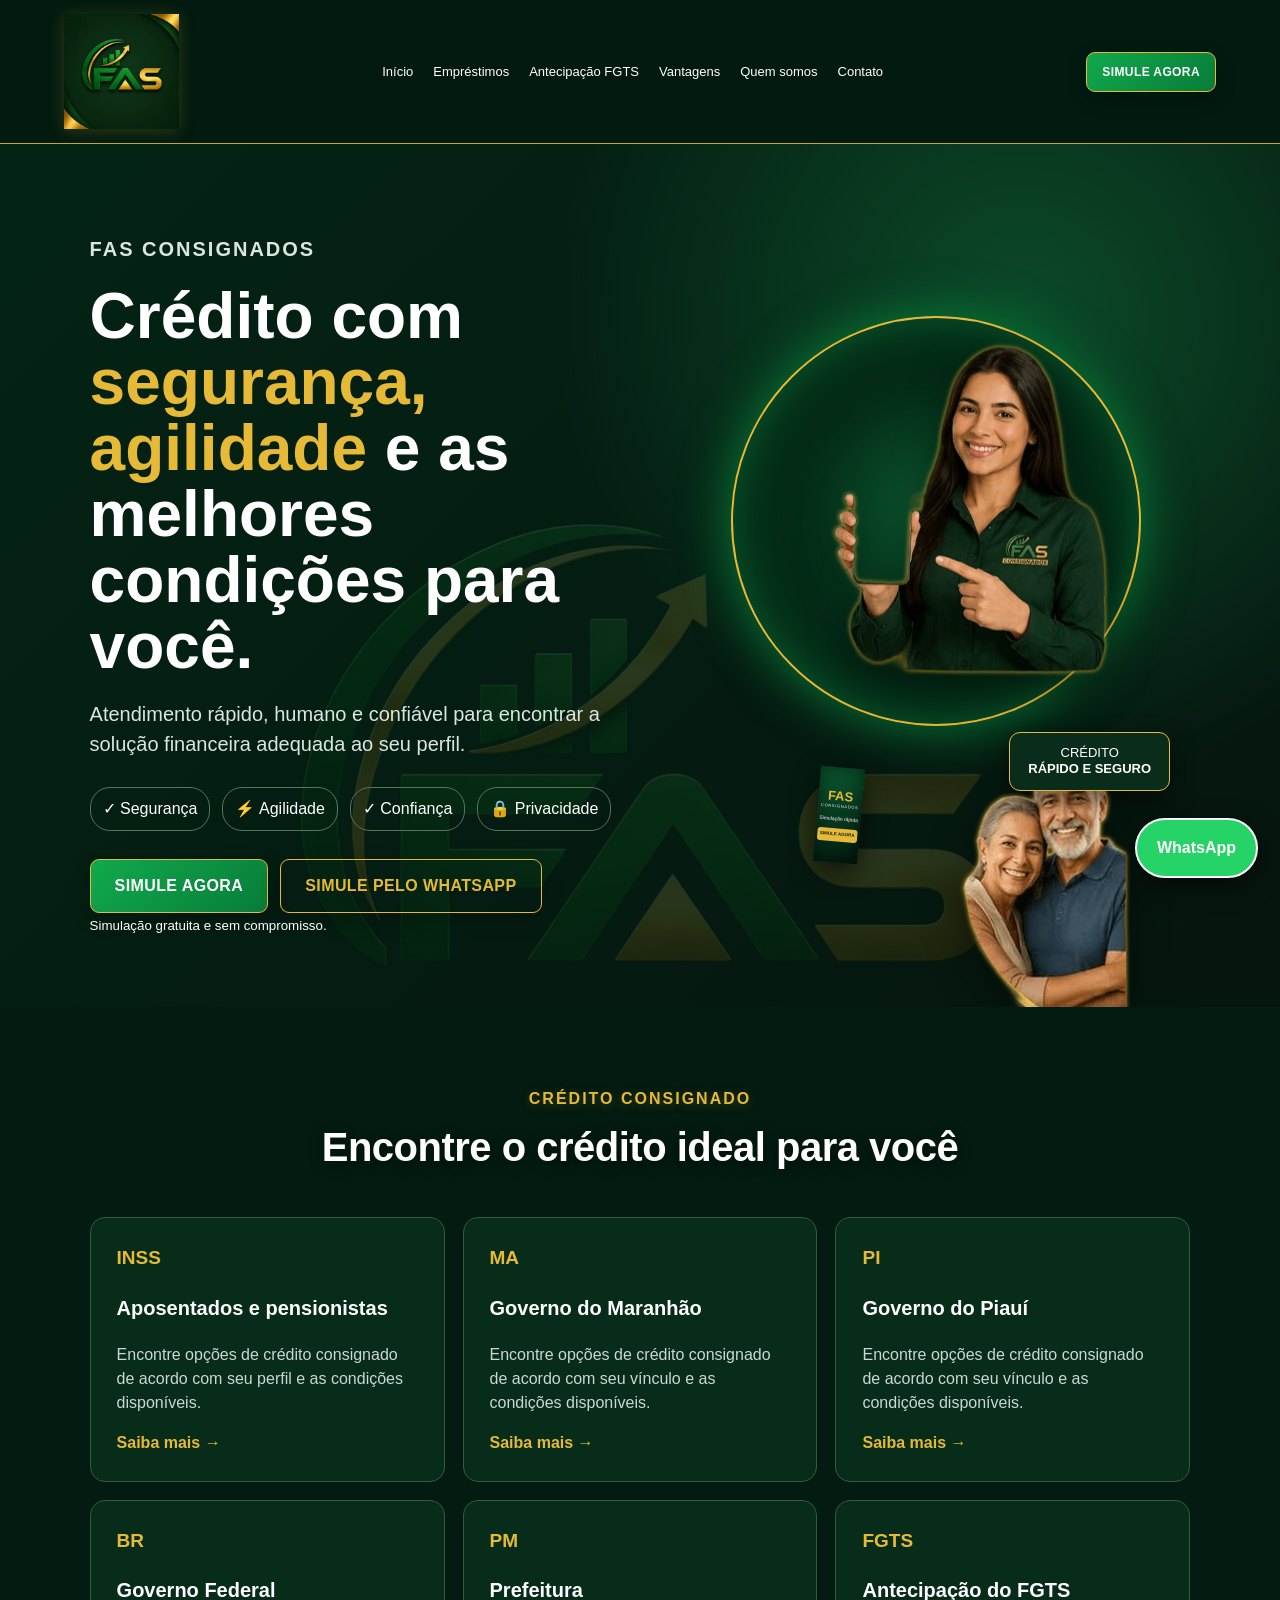
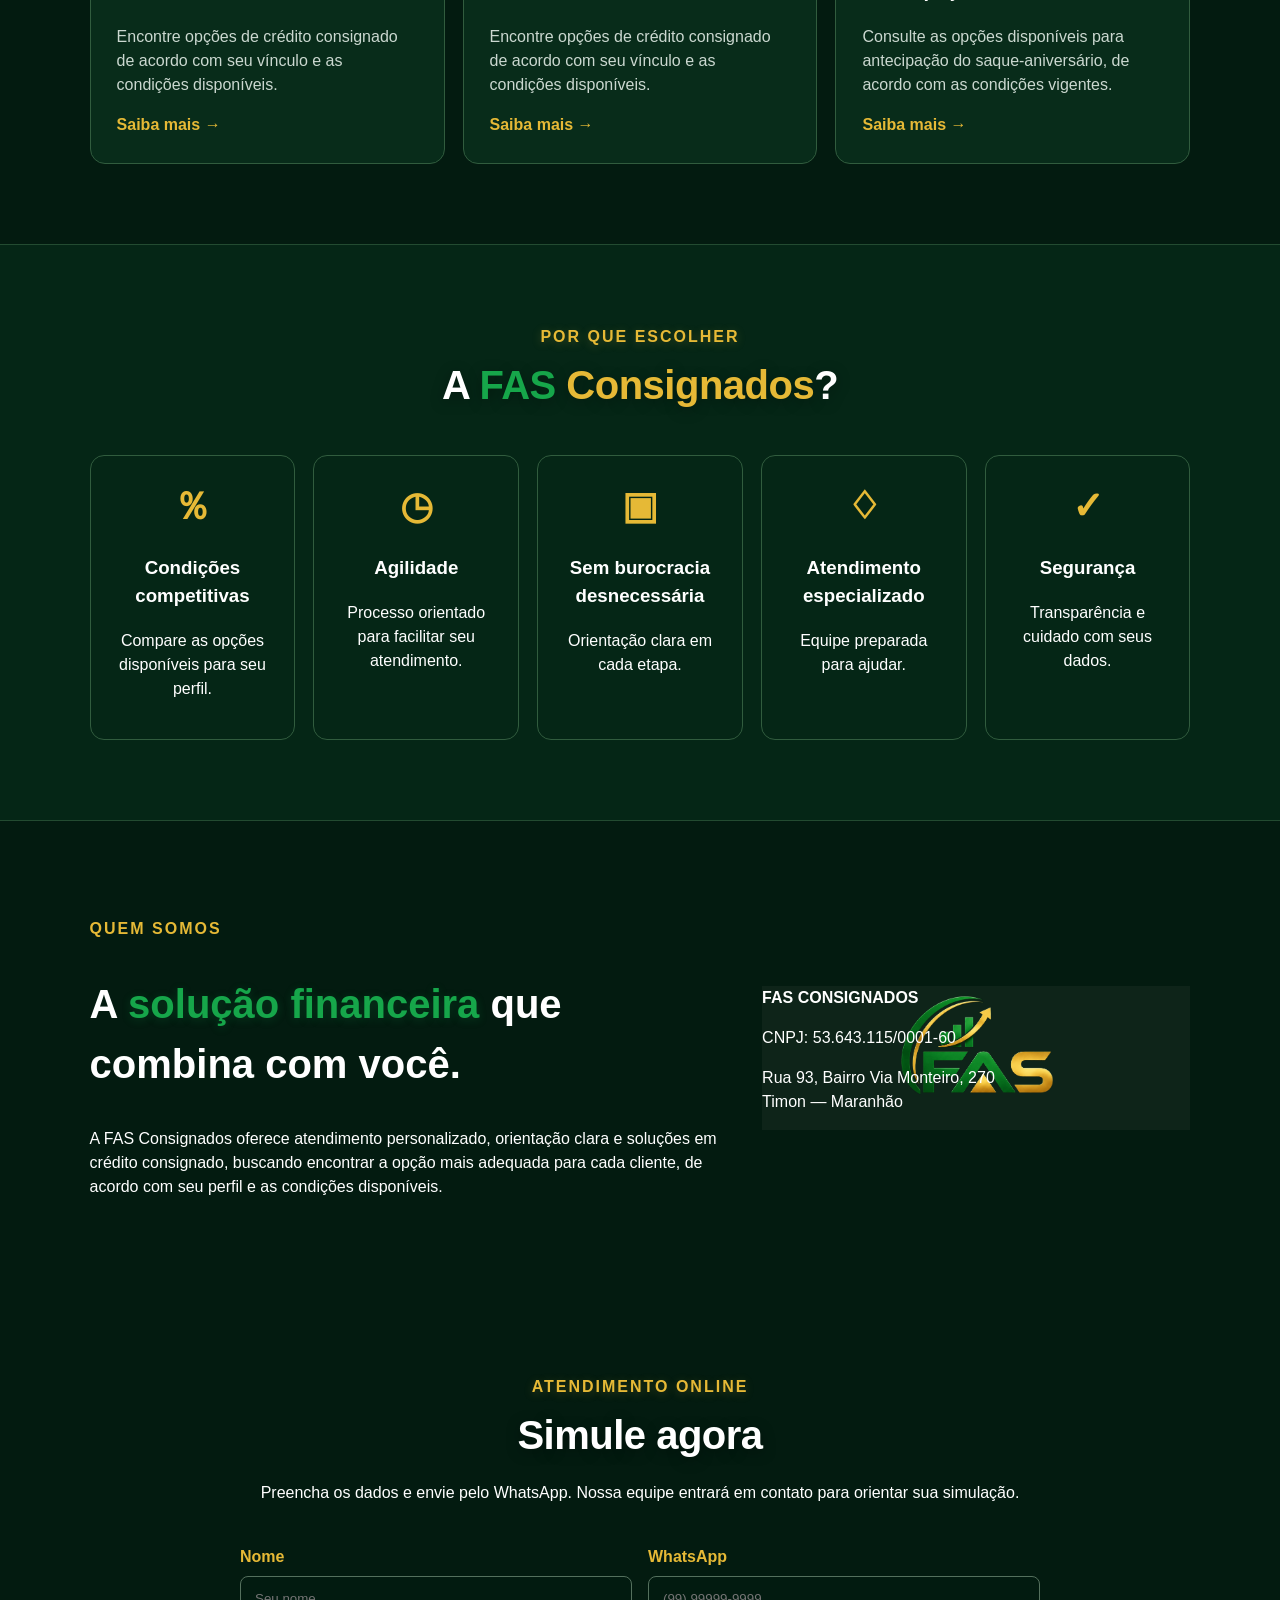
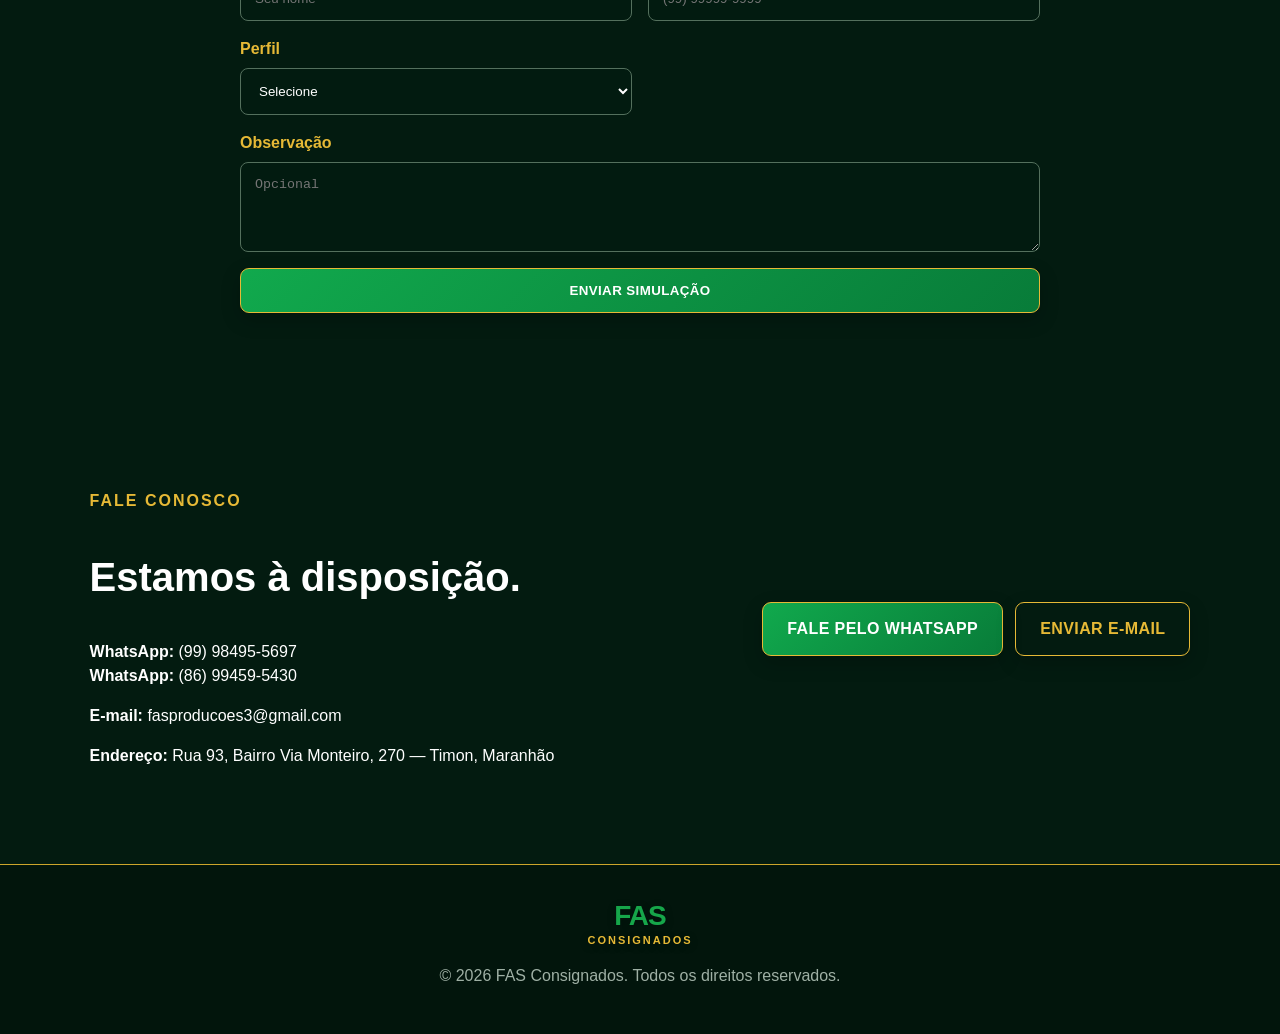
<file: index.html>
<!doctype html><html lang="pt-BR"><head><meta charset="utf-8"><meta name="viewport" content="width=device-width,initial-scale=1"><meta name="description" content="FAS Consignados — crédito com segurança, agilidade e atendimento especializado."><title>FAS Consignados | Simule agora</title><link rel="stylesheet" href="style.css"></head><body>
<header class="topbar"><a class="brand" href="#inicio"><img src="assets/LOGO%20FAS.jpeg" alt="FAS Consignados"></a><nav><a href="#inicio">Início</a><a href="#emprestimos">Empréstimos</a><a href="#fgts">Antecipação FGTS</a><a href="#vantagens">Vantagens</a><a href="#quem-somos">Quem somos</a><a href="#contato">Contato</a></nav><a class="btn btn-small" href="#simulacao">SIMULE AGORA</a></header>
<main><section id="inicio" class="hero"><div class="hero-copy"><p class="eyebrow">FAS CONSIGNADOS</p><h1>Crédito com <strong>segurança, agilidade</strong> e as melhores condições para você.</h1><p>Atendimento rápido, humano e confiável para encontrar a solução financeira adequada ao seu perfil.</p><div class="badges"><span>✓ Segurança</span><span>⚡ Agilidade</span><span>✓ Confiança</span><span>🔒 Privacidade</span></div><div class="actions"><a class="btn" href="#simulacao">SIMULE AGORA</a><a class="btn btn-outline" target="_blank" rel="noopener" href="https://wa.me/5599984955697?text=Ol%C3%A1%2C%20quero%20fazer%20uma%20simula%C3%A7%C3%A3o%20com%20a%20FAS%20Consignados.">SIMULE PELO WHATSAPP</a></div><small>Simulação gratuita e sem compromisso.</small></div><div class="hero-art"><img class="hero-jovem" src="assets/Jovem%20sem%20fundo.png" alt="Atendente FAS Consignados"><div class="tela-celular" id="telaCelular"><strong>FAS</strong><small>CONSIGNADOS</small><span>Simulação rápida</span><b>SIMULE AGORA</b></div><div class="orb"></div><img class="hero-casal" src="assets/Casal%20sem%20fundo.png" alt="Casal feliz representando segurança e realização"><div class="card-float">CRÉDITO<br><b>RÁPIDO E SEGURO</b></div></div></section>
<section id="emprestimos" class="section"><div class="section-title"><span>CRÉDITO CONSIGNADO</span><h2>Encontre o crédito ideal para você</h2></div><div class="grid cards"><article><div class="icon">INSS</div><h3>Aposentados e pensionistas</h3><p>Encontre opções de crédito consignado de acordo com seu perfil e as condições disponíveis.</p><a href="#simulacao">Saiba mais →</a></article><article><div class="icon">MA</div><h3>Governo do Maranhão</h3><p>Encontre opções de crédito consignado de acordo com seu vínculo e as condições disponíveis.</p><a href="#simulacao">Saiba mais →</a></article><article><div class="icon">PI</div><h3>Governo do Piauí</h3><p>Encontre opções de crédito consignado de acordo com seu vínculo e as condições disponíveis.</p><a href="#simulacao">Saiba mais →</a></article><article><div class="icon">BR</div><h3>Governo Federal</h3><p>Encontre opções de crédito consignado de acordo com seu vínculo e as condições disponíveis.</p><a href="#simulacao">Saiba mais →</a></article><article><div class="icon">PM</div><h3>Prefeitura</h3><p>Encontre opções de crédito consignado de acordo com seu vínculo e as condições disponíveis.</p><a href="#simulacao">Saiba mais →</a></article><article id="fgts"><div class="icon">FGTS</div><h3>Antecipação do FGTS</h3><p>Consulte as opções disponíveis para antecipação do saque-aniversário, de acordo com as condições vigentes.</p><a href="#simulacao">Saiba mais →</a></article></div></section>
<section id="vantagens" class="section dark-panel"><div class="section-title"><span>POR QUE ESCOLHER</span><h2>A <strong>FAS</strong> <em>Consignados</em>?</h2></div><div class="grid advantages"><div><b>％</b><h3>Condições competitivas</h3><p>Compare as opções disponíveis para seu perfil.</p></div><div><b>◷</b><h3>Agilidade</h3><p>Processo orientado para facilitar seu atendimento.</p></div><div><b>▣</b><h3>Sem burocracia desnecessária</h3><p>Orientação clara em cada etapa.</p></div><div><b>♢</b><h3>Atendimento especializado</h3><p>Equipe preparada para ajudar.</p></div><div><b>✓</b><h3>Segurança</h3><p>Transparência e cuidado com seus dados.</p></div></div></section>
<section id="quem-somos" class="section about"><div><p class="eyebrow">QUEM SOMOS</p><h2>A <strong>solução financeira</strong> que combina com você.</h2><p>A FAS Consignados oferece atendimento personalizado, orientação clara e soluções em crédito consignado, buscando encontrar a opção mais adequada para cada cliente, de acordo com seu perfil e as condições disponíveis.</p></div><div class="info-box"><b>FAS CONSIGNADOS</b><p>CNPJ: 53.643.115/0001-60</p><p>Rua 93, Bairro Via Monteiro, 270<br>Timon — Maranhão</p></div></section>
<section id="simulacao" class="section simulation"><div class="section-title"><span>ATENDIMENTO ONLINE</span><h2>Simule agora</h2><p>Preencha os dados e envie pelo WhatsApp. Nossa equipe entrará em contato para orientar sua simulação.</p></div><form id="simForm"><div class="field"><label>Nome</label><input id="nome" required placeholder="Seu nome"></div><div class="field"><label>WhatsApp</label><input id="telefone" required placeholder="(99) 99999-9999"></div><div class="field"><label>Perfil</label><select id="perfil" required><option value="">Selecione</option><option>INSS</option><option>Governo do Maranhão</option><option>Governo do Piauí</option><option>Governo Federal</option><option>Prefeitura</option><option>Antecipação do FGTS</option></select></div><div class="field"><label>Observação</label><textarea id="obs" rows="4" placeholder="Opcional"></textarea></div><button class="btn" type="submit">ENVIAR SIMULAÇÃO</button></form></section>
<section id="contato" class="section contact"><div><p class="eyebrow">FALE CONOSCO</p><h2>Estamos à disposição.</h2><p><b>WhatsApp:</b> (99) 98495-5697<br><b>WhatsApp:</b> (86) 99459-5430</p><p><b>E-mail:</b> fasproducoes3@gmail.com</p><p><b>Endereço:</b> Rua 93, Bairro Via Monteiro, 270 — Timon, Maranhão</p></div><div class="contact-actions"><a class="btn" target="_blank" rel="noopener" href="https://wa.me/5599984955697">FALE PELO WHATSAPP</a><a class="btn btn-outline" href="mailto:fasproducoes3@gmail.com">ENVIAR E-MAIL</a></div></section></main>
<footer><div class="footer-brand">FAS <span>CONSIGNADOS</span></div><p>© 2026 FAS Consignados. Todos os direitos reservados.</p></footer><a class="whatsapp-float" target="_blank" rel="noopener" href="https://wa.me/5599984955697?text=Ol%C3%A1%2C%20quero%20simular%20um%20cr%C3%A9dito%20com%20a%20FAS%20Consignados.">WhatsApp</a><script src="script.js"></script><script>const tela=document.getElementById("telaCelular");let arrastando=false,dx=0,dy=0;tela.addEventListener("mousedown",e=>{arrastando=true;dx=e.clientX-tela.getBoundingClientRect().left;dy=e.clientY-tela.getBoundingClientRect().top;tela.style.cursor="grabbing"});document.addEventListener("mousemove",e=>{if(!arrastando)return;const r=tela.parentElement.getBoundingClientRect();tela.style.left=(e.clientX-r.left-dx)+"px";tela.style.top=(e.clientY-r.top-dy)+"px";tela.style.transform="rotate(5deg)"});document.addEventListener("mouseup",()=>{if(!arrastando)return;arrastando=false;localStorage.setItem("fasTelaCelularPos",JSON.stringify({left:tela.style.left,top:tela.style.top}));tela.style.cursor="grab"});const pos=localStorage.getItem("fasTelaCelularPos");if(pos){try{const p=JSON.parse(pos);tela.style.left=p.left;tela.style.top=p.top;tela.style.transform="rotate(5deg)"}catch(e){}}tela.style.cursor="grab";</script></body></html>
</file>
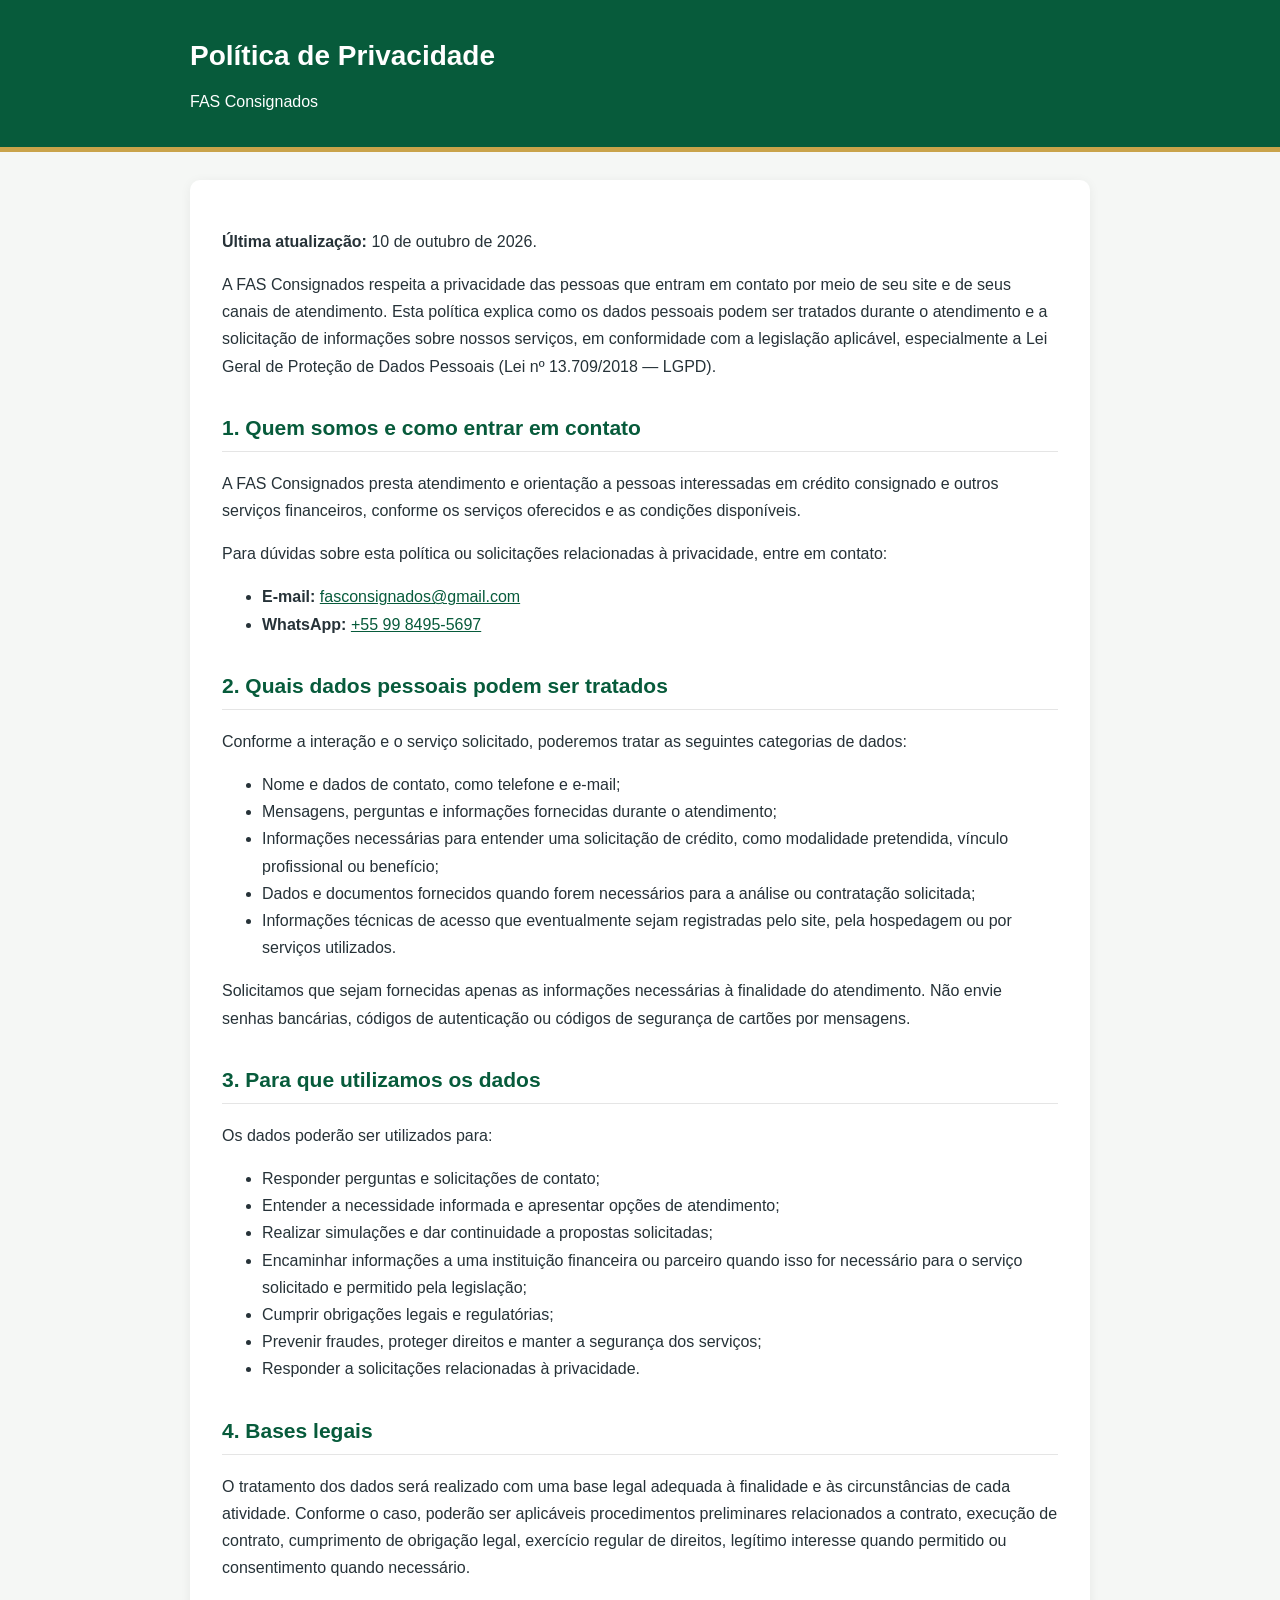
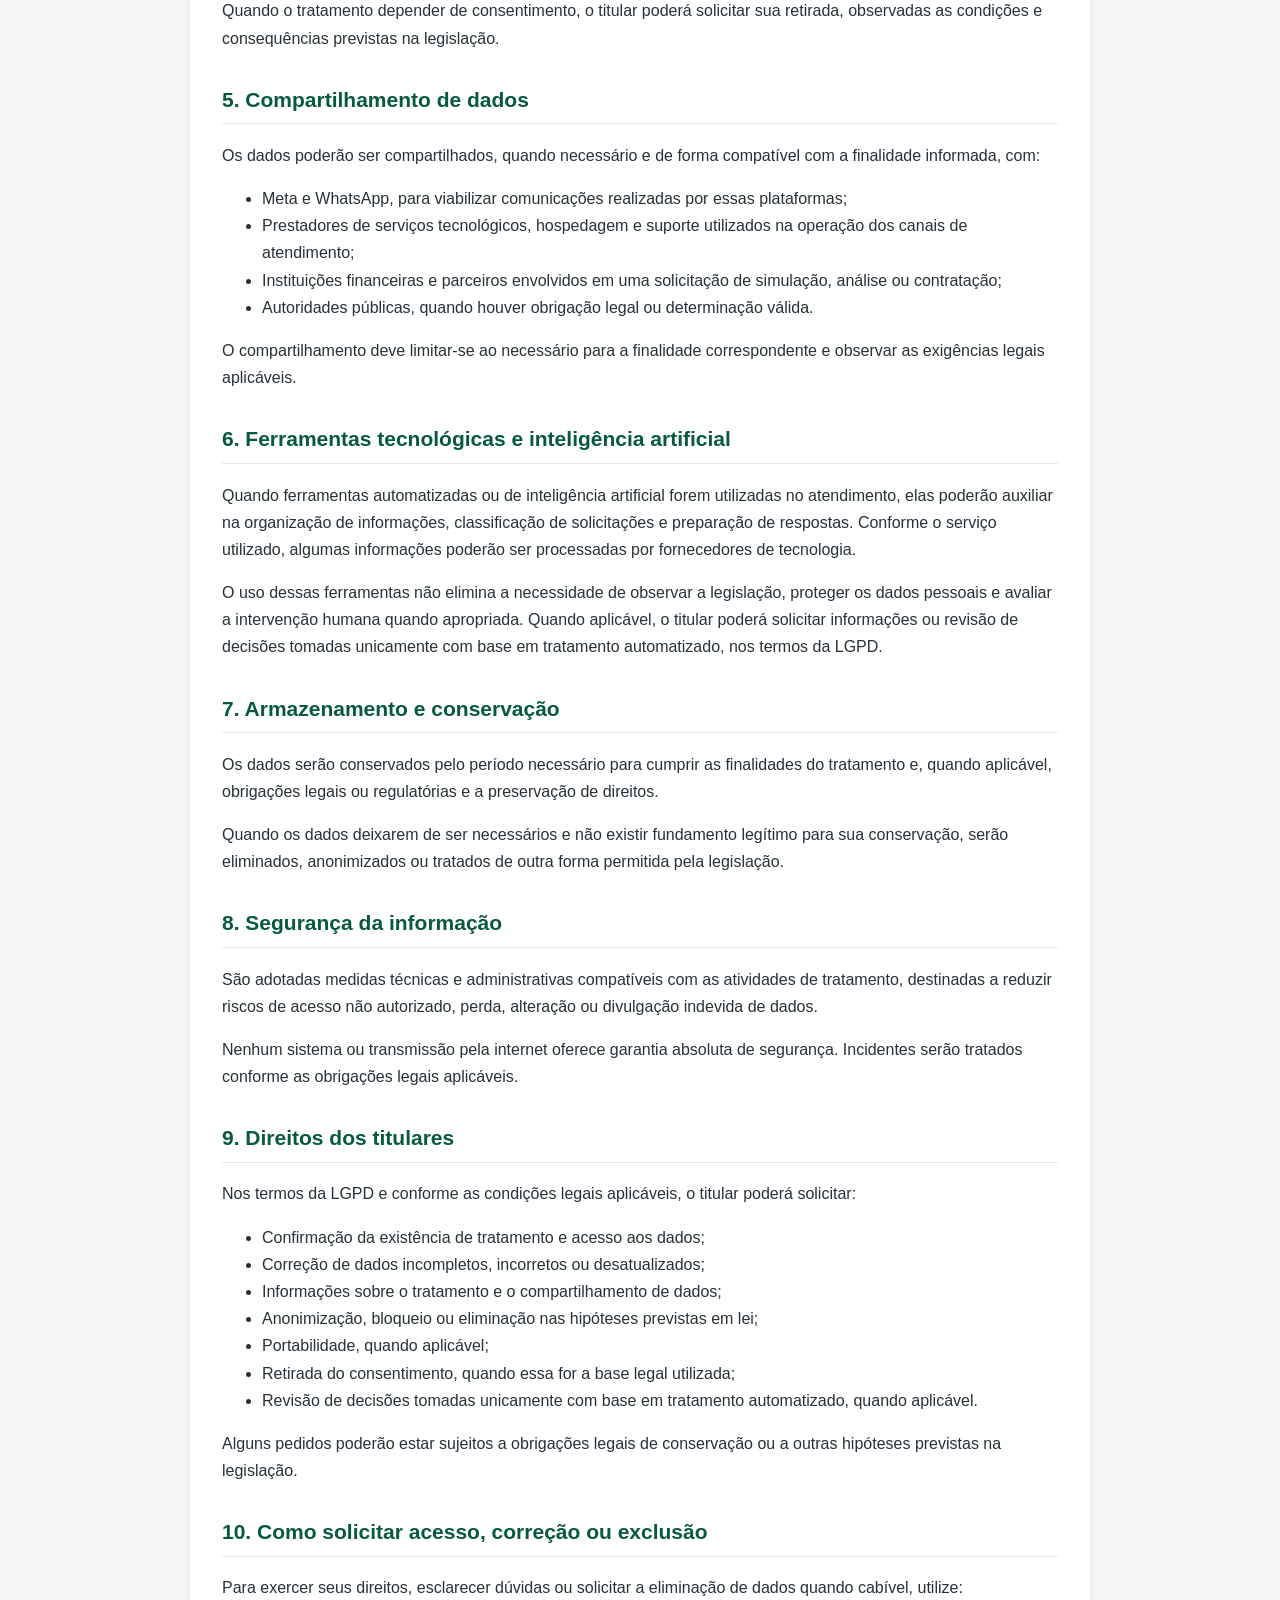
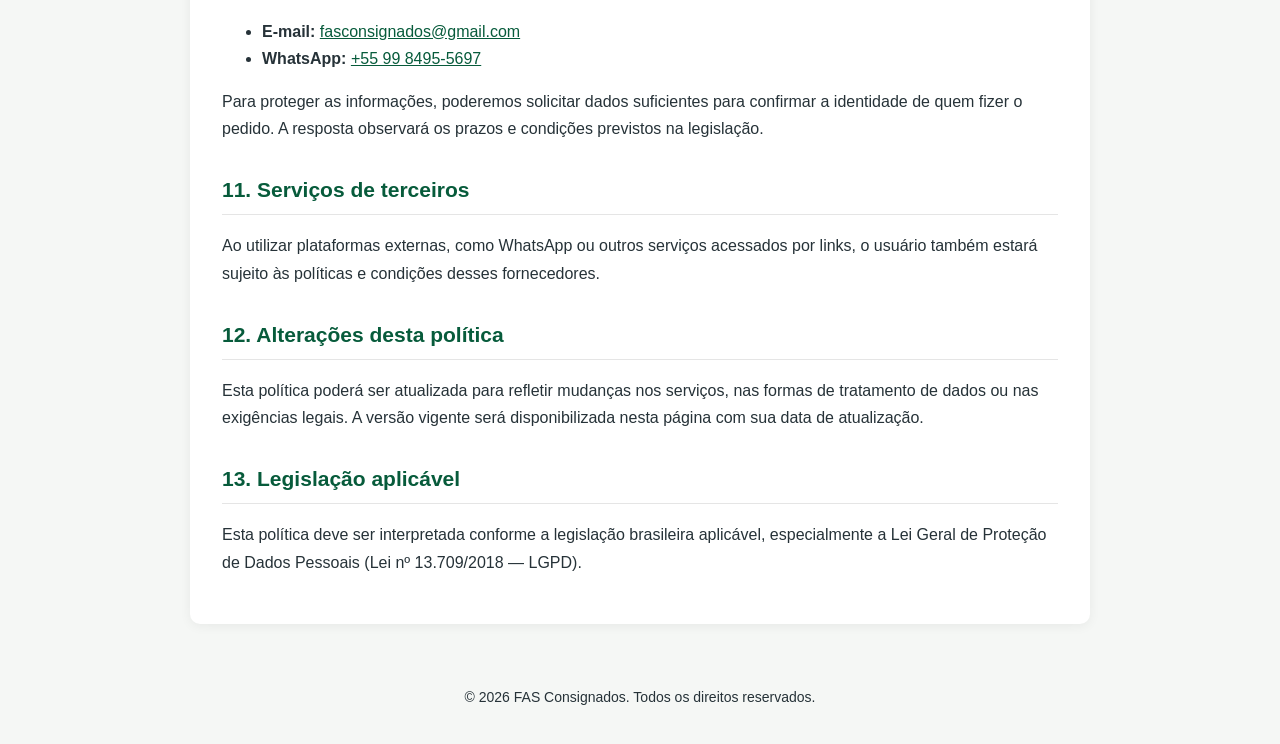
<file: politica-de-privacidade.html>
<!DOCTYPE html>
<html lang="pt-BR">
<head>
  <meta charset="UTF-8">
  <meta name="viewport" content="width=device-width, initial-scale=1.0">

  <title>Política de Privacidade | FAS Consignados</title>

  <meta name="description" content="Conheça a Política de Privacidade da FAS Consignados e saiba como tratamos dados pessoais durante o atendimento.">

  <style>
    :root {
      --verde: #075b3b;
      --dourado: #c9a34a;
      --texto: #263238;
      --fundo: #f5f7f5;
      --branco: #ffffff;
    }

    * {
      box-sizing: border-box;
    }

    body {
      margin: 0;
      background: var(--fundo);
      color: var(--texto);
      font-family: Arial, Helvetica, sans-serif;
      font-size: 16px;
      line-height: 1.7;
    }

    header {
      background: var(--verde);
      color: var(--branco);
      padding: 32px 20px;
      border-bottom: 5px solid var(--dourado);
    }

    .cabecalho,
    main,
    footer {
      max-width: 900px;
      margin: 0 auto;
    }

    header h1 {
      margin: 0 0 8px;
      font-size: 28px;
    }

    header p {
      margin: 0;
    }

    main {
      background: var(--branco);
      padding: 32px;
      margin-top: 28px;
      margin-bottom: 28px;
      border-radius: 10px;
      box-shadow: 0 2px 12px rgba(0, 0, 0, 0.06);
    }

    h2 {
      color: var(--verde);
      font-size: 21px;
      margin-top: 30px;
      border-bottom: 1px solid #e5e5e5;
      padding-bottom: 6px;
    }

    a {
      color: var(--verde);
      overflow-wrap: anywhere;
    }

    footer {
      padding: 20px;
      text-align: center;
      font-size: 14px;
    }

    @media (max-width: 600px) {
      header h1 {
        font-size: 23px;
      }

      main {
        padding: 21px;
        margin: 14px;
      }
    }
  </style>
</head>

<body>
  <header>
    <div class="cabecalho">
      <h1>Política de Privacidade</h1>
      <p>FAS Consignados</p>
    </div>
  </header>

  <main>
    <p><strong>Última atualização:</strong> 10 de outubro de 2026.</p>

    <p>
      A FAS Consignados respeita a privacidade das pessoas que entram
      em contato por meio de seu site e de seus canais de atendimento.
      Esta política explica como os dados pessoais podem ser tratados
      durante o atendimento e a solicitação de informações sobre nossos
      serviços, em conformidade com a legislação aplicável, especialmente
      a Lei Geral de Proteção de Dados Pessoais (Lei nº 13.709/2018 — LGPD).
    </p>

    <h2>1. Quem somos e como entrar em contato</h2>

    <p>
      A FAS Consignados presta atendimento e orientação a pessoas
      interessadas em crédito consignado e outros serviços financeiros,
      conforme os serviços oferecidos e as condições disponíveis.
    </p>

    <p>
      Para dúvidas sobre esta política ou solicitações relacionadas
      à privacidade, entre em contato:
    </p>

    <ul>
      <li>
        <strong>E-mail:</strong>
        <a href="mailto:fasconsignados@gmail.com">
          fasconsignados@gmail.com
        </a>
      </li>
      <li>
        <strong>WhatsApp:</strong>
        <a href="https://wa.me/559984955697">
          +55 99 8495-5697
        </a>
      </li>
    </ul>

    <h2>2. Quais dados pessoais podem ser tratados</h2>

    <p>
      Conforme a interação e o serviço solicitado, poderemos tratar
      as seguintes categorias de dados:
    </p>

    <ul>
      <li>Nome e dados de contato, como telefone e e-mail;</li>
      <li>Mensagens, perguntas e informações fornecidas durante o atendimento;</li>
      <li>
        Informações necessárias para entender uma solicitação de crédito,
        como modalidade pretendida, vínculo profissional ou benefício;
      </li>
      <li>
        Dados e documentos fornecidos quando forem necessários para
        a análise ou contratação solicitada;
      </li>
      <li>
        Informações técnicas de acesso que eventualmente sejam registradas
        pelo site, pela hospedagem ou por serviços utilizados.
      </li>
    </ul>

    <p>
      Solicitamos que sejam fornecidas apenas as informações necessárias
      à finalidade do atendimento. Não envie senhas bancárias, códigos
      de autenticação ou códigos de segurança de cartões por mensagens.
    </p>

    <h2>3. Para que utilizamos os dados</h2>

    <p>Os dados poderão ser utilizados para:</p>

    <ul>
      <li>Responder perguntas e solicitações de contato;</li>
      <li>Entender a necessidade informada e apresentar opções de atendimento;</li>
      <li>
        Realizar simulações e dar continuidade a propostas solicitadas;
      </li>
      <li>
        Encaminhar informações a uma instituição financeira ou parceiro
        quando isso for necessário para o serviço solicitado e permitido
        pela legislação;
      </li>
      <li>Cumprir obrigações legais e regulatórias;</li>
      <li>Prevenir fraudes, proteger direitos e manter a segurança dos serviços;</li>
      <li>Responder a solicitações relacionadas à privacidade.</li>
    </ul>

    <h2>4. Bases legais</h2>

    <p>
      O tratamento dos dados será realizado com uma base legal adequada
      à finalidade e às circunstâncias de cada atividade. Conforme o caso,
      poderão ser aplicáveis procedimentos preliminares relacionados
      a contrato, execução de contrato, cumprimento de obrigação legal,
      exercício regular de direitos, legítimo interesse quando permitido
      ou consentimento quando necessário.
    </p>

    <p>
      Quando o tratamento depender de consentimento, o titular poderá
      solicitar sua retirada, observadas as condições e consequências
      previstas na legislação.
    </p>

    <h2>5. Compartilhamento de dados</h2>

    <p>
      Os dados poderão ser compartilhados, quando necessário e de forma
      compatível com a finalidade informada, com:
    </p>

    <ul>
      <li>
        Meta e WhatsApp, para viabilizar comunicações realizadas por essas
        plataformas;
      </li>
      <li>
        Prestadores de serviços tecnológicos, hospedagem e suporte utilizados
        na operação dos canais de atendimento;
      </li>
      <li>
        Instituições financeiras e parceiros envolvidos em uma solicitação
        de simulação, análise ou contratação;
      </li>
      <li>
        Autoridades públicas, quando houver obrigação legal ou determinação
        válida.
      </li>
    </ul>

    <p>
      O compartilhamento deve limitar-se ao necessário para a finalidade
      correspondente e observar as exigências legais aplicáveis.
    </p>

    <h2>6. Ferramentas tecnológicas e inteligência artificial</h2>

    <p>
      Quando ferramentas automatizadas ou de inteligência artificial forem
      utilizadas no atendimento, elas poderão auxiliar na organização
      de informações, classificação de solicitações e preparação de
      respostas. Conforme o serviço utilizado, algumas informações poderão
      ser processadas por fornecedores de tecnologia.
    </p>

    <p>
      O uso dessas ferramentas não elimina a necessidade de observar a
      legislação, proteger os dados pessoais e avaliar a intervenção humana
      quando apropriada. Quando aplicável, o titular poderá solicitar
      informações ou revisão de decisões tomadas unicamente com base
      em tratamento automatizado, nos termos da LGPD.
    </p>

    <h2>7. Armazenamento e conservação</h2>

    <p>
      Os dados serão conservados pelo período necessário para cumprir
      as finalidades do tratamento e, quando aplicável, obrigações legais
      ou regulatórias e a preservação de direitos.
    </p>

    <p>
      Quando os dados deixarem de ser necessários e não existir fundamento
      legítimo para sua conservação, serão eliminados, anonimizados ou
      tratados de outra forma permitida pela legislação.
    </p>

    <h2>8. Segurança da informação</h2>

    <p>
      São adotadas medidas técnicas e administrativas compatíveis com
      as atividades de tratamento, destinadas a reduzir riscos de acesso
      não autorizado, perda, alteração ou divulgação indevida de dados.
    </p>

    <p>
      Nenhum sistema ou transmissão pela internet oferece garantia absoluta
      de segurança. Incidentes serão tratados conforme as obrigações legais
      aplicáveis.
    </p>

    <h2>9. Direitos dos titulares</h2>

    <p>
      Nos termos da LGPD e conforme as condições legais aplicáveis,
      o titular poderá solicitar:
    </p>

    <ul>
      <li>Confirmação da existência de tratamento e acesso aos dados;</li>
      <li>Correção de dados incompletos, incorretos ou desatualizados;</li>
      <li>Informações sobre o tratamento e o compartilhamento de dados;</li>
      <li>
        Anonimização, bloqueio ou eliminação nas hipóteses previstas em lei;
      </li>
      <li>Portabilidade, quando aplicável;</li>
      <li>Retirada do consentimento, quando essa for a base legal utilizada;</li>
      <li>
        Revisão de decisões tomadas unicamente com base em tratamento
        automatizado, quando aplicável.
      </li>
    </ul>

    <p>
      Alguns pedidos poderão estar sujeitos a obrigações legais de
      conservação ou a outras hipóteses previstas na legislação.
    </p>

    <h2>10. Como solicitar acesso, correção ou exclusão</h2>

    <p>
      Para exercer seus direitos, esclarecer dúvidas ou solicitar a
      eliminação de dados quando cabível, utilize:
    </p>

    <ul>
      <li>
        <strong>E-mail:</strong>
        <a href="mailto:fasconsignados@gmail.com">
          fasconsignados@gmail.com
        </a>
      </li>
      <li>
        <strong>WhatsApp:</strong>
        <a href="https://wa.me/559984955697">
          +55 99 8495-5697
        </a>
      </li>
    </ul>

    <p>
      Para proteger as informações, poderemos solicitar dados suficientes
      para confirmar a identidade de quem fizer o pedido. A resposta
      observará os prazos e condições previstos na legislação.
    </p>

    <h2>11. Serviços de terceiros</h2>

    <p>
      Ao utilizar plataformas externas, como WhatsApp ou outros serviços
      acessados por links, o usuário também estará sujeito às políticas
      e condições desses fornecedores.
    </p>

    <h2>12. Alterações desta política</h2>

    <p>
      Esta política poderá ser atualizada para refletir mudanças nos
      serviços, nas formas de tratamento de dados ou nas exigências legais.
      A versão vigente será disponibilizada nesta página com sua data
      de atualização.
    </p>

    <h2>13. Legislação aplicável</h2>

    <p>
      Esta política deve ser interpretada conforme a legislação brasileira
      aplicável, especialmente a Lei Geral de Proteção de Dados Pessoais
      (Lei nº 13.709/2018 — LGPD).
    </p>
  </main>

  <footer>
    <p>&copy; 2026 FAS Consignados. Todos os direitos reservados.</p>
  </footer>
</body>
</html>
</file>
<file: style.css>
﻿*{box-sizing:border-box}html{scroll-behavior:smooth}body{margin:0;font-family:Arial,Helvetica,sans-serif;background:#031b10;color:#fff;line-height:1.5}.topbar{position:sticky;top:0;z-index:10;display:flex;align-items:center;gap:28px;padding:14px 5%;background:rgba(3,27,16,.96);border-bottom:1px solid #cda52b}.brand,.footer-brand{font-weight:900;font-size:28px;color:#16a64a;text-decoration:none;letter-spacing:-1px;text-transform:uppercase;text-shadow:0 2px 8px rgba(0,0,0,.25)}.footer-brand span{color:#e6b936;font-weight:900;letter-spacing:2px}.brand img{height:52px;width:auto;display:block;object-fit:contain}.brand span,.footer-brand span{display:block;font-size:11px;letter-spacing:2px;color:#e6b936;margin-top:-5px}nav{display:flex;gap:20px;flex:1;justify-content:center}nav a{color:#fff;text-decoration:none;font-size:13px}nav a:hover{color:#e6b936}.btn{display:inline-block;padding:14px 24px;border-radius:9px;border:1px solid #e6b936;background:linear-gradient(135deg,#11a94d,#087c39);color:#fff;text-decoration:none;font-weight:800;letter-spacing:.4px;box-shadow:0 7px 20px rgba(0,0,0,.2)}.btn-small{padding:10px 15px;font-size:12px}.btn-outline{background:transparent;color:#e6b936}.hero{position:relative;overflow:hidden;min-height:680px;display:grid;grid-template-columns:1.05fr .95fr;align-items:center;padding:70px 7%;gap:30px;background:radial-gradient(circle at 80% 20%,#0b4a28,transparent 38%),linear-gradient(135deg,#032415,#06150e)}.eyebrow{color:#e6b936;font-weight:800;letter-spacing:2px}.hero h1{font-size:clamp(40px,5vw,70px);line-height:1.03;margin:12px 0 20px}.hero h1 strong{color:#e6b936}.hero p{font-size:20px;color:#dbe6df;max-width:650px}.badges{display:flex;flex-wrap:wrap;gap:12px;margin:28px 0}.badges span{padding:9px 12px;border:1px solid #58745f;border-radius:20px}.actions{display:flex;gap:12px;flex-wrap:wrap}.hero-art{height:520px;position:relative;display:grid;place-items:center}.orb{width:410px;height:410px;border-radius:50%;border:2px solid #e6b936;box-shadow:0 0 70px #0a6b35 inset,0 0 50px #087c39;background:radial-gradient(circle,#0b5b31,#021a0e 65%)}.logo-mark{position:absolute;width:230px;height:auto;max-width:60%;object-fit:contain;display:block}.logo-mark small{display:none}.card-float{position:absolute;bottom:45px;right:4%;padding:12px 18px;background:#0a2d1b;border:1px solid #e6b936;border-radius:11px;text-align:center;box-shadow:0 10px 25px #0008;font-size:13px;line-height:1.25}.hero-casal{filter:drop-shadow(0 0 2px #e6b936) drop-shadow(0 14px 22px rgba(0,0,0,.45));} .hero-jovem{position:absolute;width:700px;height:auto;max-width:none;left:31%;top:96%;transform:translate(-50%,-50%);z-index:4;filter:drop-shadow(0 0 2px #e6b936) drop-shadow(0 14px 22px rgba(0,0,0,.45));}.section{padding:80px 7%;max-width:1400px;margin:auto}.section-title{text-align:center;margin-bottom:40px}.section-title span{color:#e6b936;font-weight:900;letter-spacing:2px;text-transform:uppercase;text-shadow:0 2px 10px rgba(230,185,54,.25)}.section-title h2{font-size:40px;margin:6px 0;font-weight:900;letter-spacing:-.5px;color:#fff;text-shadow:0 3px 14px rgba(0,0,0,.35)}.section-title h2 strong{color:#16a64a}.section-title h2 em{color:#e6b936;font-style:normal}.grid{display:grid;gap:18px}.cards{grid-template-columns:repeat(3,1fr)}.cards article{background:#082c1a;border:1px solid #315c3e;border-radius:15px;padding:26px;min-height:220px}.icon{color:#e6b936;font-weight:900;font-size:19px}.cards h3{font-size:20px}.cards p{color:#cbd8d0}.cards a{color:#e6b936;text-decoration:none;font-weight:800}.dark-panel{max-width:none;background:#052616;border-top:1px solid #234b31;border-bottom:1px solid #234b31}.advantages{grid-template-columns:repeat(5,1fr);max-width:1200px;margin:auto}.advantages div{padding:22px;text-align:center;border:1px solid #315c3e;border-radius:14px}.advantages b{font-size:38px;color:#e6b936}.about{display:grid;grid-template-columns:1.5fr 1fr;gap:30px;align-items:center}.about h2,.contact h2{font-size:40px}.info-box{position:relative;overflow:hidden;background-image:url("assets/LOGO%20FAS%20sem%20fundo.png");background-repeat:no-repeat;background-position:center;background-size:220px auto;background-blend-mode:normal;background-color:rgba(255,255,255,.04);}.info-box:before{content:"";position:absolute;inset:0;background:inherit;background-image:url("assets/LOGO%20FAS%20sem%20fundo.png");background-repeat:no-repeat;background-position:center;background-size:220px auto;opacity:.10;pointer-events:none;z-index:0}.info-box>*{position:relative;z-index:1}padding:30px;border:1px solid #e6b936;border-radius:0;background:#082c1a}.simulation{background:#061f12;max-width:none}.simulation form{max-width:800px;margin:auto;display:grid;grid-template-columns:1fr 1fr;gap:16px}.field{display:flex;flex-direction:column;gap:7px}.field:nth-child(4){grid-column:1/-1}.field label{font-weight:700;color:#e6b936}.field input,.field select,.field textarea{width:100%;padding:14px;border-radius:8px;border:1px solid #54705d;background:#021b10;color:#fff}.simulation button{grid-column:1/-1;cursor:pointer}.contact{display:grid;grid-template-columns:1fr auto;gap:40px;align-items:center}.contact-actions{display:flex;gap:12px;flex-wrap:wrap}footer{padding:30px 7%;border-top:1px solid #cda52b;background:#02150c;text-align:center;color:#9fb0a5}.whatsapp-float{position:fixed;right:22px;bottom:22px;z-index:20;background:#25d366;color:#fff;text-decoration:none;font-weight:900;padding:16px 20px;border-radius:50px;box-shadow:0 8px 25px #0008;border:2px solid #fff}.whatsapp-float:hover{transform:scale(1.04)}@media(max-width:900px){nav{display:none}.hero{grid-template-columns:1fr;padding-top:50px}.hero-art{height:360px}.orb{width:280px;height:280px}.logo-mark{font-size:65px}.cards,.advantages{grid-template-columns:1fr 1fr}.about,.contact{grid-template-columns:1fr}.topbar{justify-content:space-between}.topbar .btn-small{display:none}}@media(max-width:600px){.hero h1{font-size:39px}.section{padding:55px 5%}.cards,.advantages,.simulation form{grid-template-columns:1fr}.field:nth-child(4),.simulation button{grid-column:auto}.hero-art{height:300px}.orb{width:230px;height:230px}.logo-mark{font-size:54px}.card-float{bottom:15px;right:0}.whatsapp-float{right:12px;bottom:12px}.contact-actions .btn{width:100%;text-align:center}}



/* MARCA FAS HERO */
.hero::before{content:"";position:absolute;inset:0;background-image:url("assets/LOGO%20FAS%20sem%20fundo.png");background-repeat:no-repeat;background-position:center 160px;background-size:1000px auto;opacity:.14;pointer-events:none;z-index:0}.hero-copy,.hero-art{position:relative;z-index:1}

/* TELA CELULAR FAS */


/* AJUSTE DOS TEXTOS DA TELA DO CELULAR */
.tela-celular{padding:6px 4px;justify-content:center;gap:0;overflow:hidden}.tela-celular strong{font-size:16px;line-height:1;margin-bottom:2px}.tela-celular small{font-size:5px;letter-spacing:1px;margin-bottom:10px;line-height:1}.tela-celular span{font-size:7px;line-height:1.15;margin-bottom:8px}.tela-celular b{font-size:6px;padding:5px 5px;border-radius:5px;white-space:nowrap}

/* TELA CELULAR TOTALMENTE QUADRADA */
.tela-celular{border-radius:0!important;clip-path:none!important;overflow:hidden!important}.tela-celular{padding:5px 3px!important;justify-content:center!important;gap:0!important;overflow:hidden!important;border-radius:0!important;clip-path:none!important}.tela-celular strong{font-size:13px!important;line-height:1!important;margin:0 0 2px!important;color:#e6b936!important}.tela-celular small{font-size:4px!important;letter-spacing:.7px!important;line-height:1!important;margin:0 0 8px!important}.tela-celular span{font-size:5px!important;line-height:1.1!important;margin:0 0 7px!important;white-space:nowrap!important}.tela-celular b{font-size:4.5px!important;line-height:1!important;padding:4px 3px!important;border-radius:3px!important;white-space:nowrap!important;background:#e6b936!important;color:#062315!important}
.tela-celular{position:absolute;z-index:6;width:44px;height:95px;left:31%;top:96%;transform:translate(-50%,-50%) rotate(5deg);border:none;border-radius:0;background:linear-gradient(160deg,#0b5b31,#021a0e);box-shadow:0 8px 25px #0009,inset 0 0 18px #0008;display:flex;flex-direction:column;align-items:center;justify-content:center;box-sizing:border-box;text-align:center;color:#fff;font-family:Arial,sans-serif;overflow:hidden;cursor:grab}
.about h2 strong{color:#16a64a;font-weight:900;text-shadow:0 2px 10px rgba(22,166,74,.22)}
.topbar .brand{filter:drop-shadow(0 2px 8px rgba(230,185,54,.20));position:relative}.topbar .brand:after{content:"";position:absolute;inset:0;background:url("assets/LOGO%20FAS%20sem%20fundo.png") center/contain no-repeat;opacity:.10;pointer-events:none}

.topbar .brand img{width:115px!important;height:auto!important;display:block}
</file>
